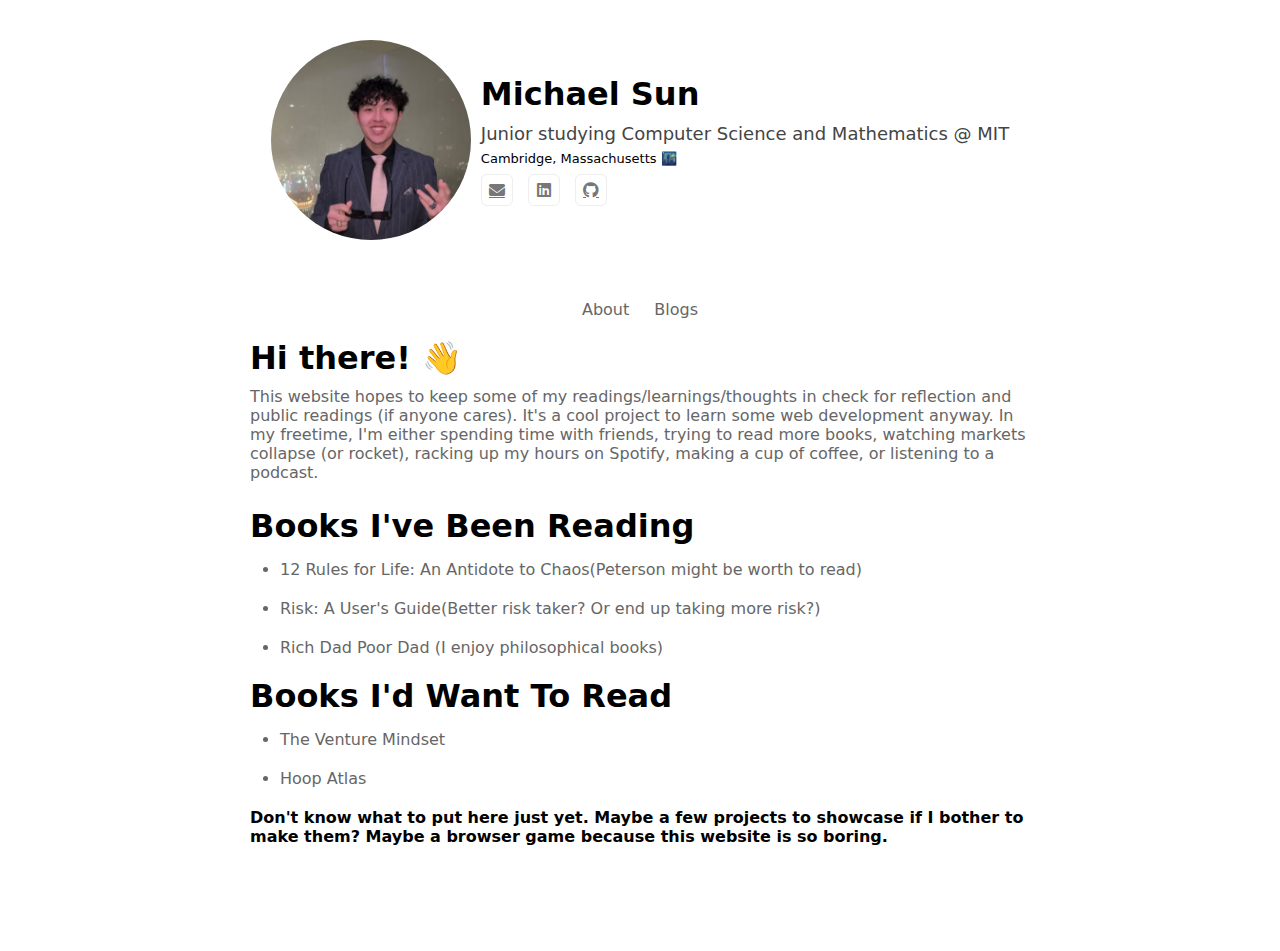
<file: index.html>
<!doctype html>
<html lang="en">
    <head>
        <meta charset="UTF-8" />
        <meta name="viewport" content="width=device-width, initial-scale=1.0" />
        <title>Document</title>
        <link rel="stylesheet" href="style.css" />
        <link
            rel="stylesheet"
            href="https://cdnjs.cloudflare.com/ajax/libs/font-awesome/6.5.2/css/all.min.css"
        />
    </head>
    <body>
        <section>
            <div class="containerhead">
                <div class="profile">
                    <img
                        src="src/pfp.jpeg"
                        alt="Profile Picture"
                        class="profile-img"
                    />
                    <div class="text">
                        <h1 id="main">Michael Sun</h1>
                        <h2 id="sub">
                            Junior studying Computer Science and Mathematics @
                            MIT
                        </h2>
                        <div class="header">
                            <p>Cambridge, Massachusetts 🌃</p>
                        </div>
                        <div class="socials">
                            <a
                                href="mailto:sun_m132@mit.edu"
                                class="social-media-block"
                            >
                                <i class="fa-solid fa-envelope"></i>
                            </a>

                            <a
                                href="https://www.linkedin.com/in/michael-sun-mit/"
                                class="social-media-block"
                            >
                                <i class="fa-brands fa-linkedin"></i>
                            </a>
                            <a
                                href="https://github.com/xmike-yyy"
                                class="social-media-block"
                            >
                                <i class="fa-brands fa-github"></i>
                            </a>
                        </div>
                    </div>
                </div>
            </div>
        </section>
        <main>
            <nav>
                <a onclick="showSection('about');">About</a>
                <a onclick="showSection('blog');">Blogs</a>
            </nav>
            <div class="content">
                <section id="blog" class="hidden">
                    <div class="blogcontainer">
                        <section id="one" class="active">
                            <div class="blogbox blog1">
                                <h1></h1>
                                <h2></h2>
                                <p></p>
                                <button
                                    class="active"
                                    onclick="specificBlog('one', 1, 'blog1')"
                                >
                                    Read More
                                </button>
                            </div>
                        </section>
                        <section id="two" class="active">
                            <div class="blogbox blog2">
                                <h1></h1>
                                <h2></h2>
                                <p></p>
                                <button
                                    class="active"
                                    onclick="specificBlog('two', 2, 'blog2')"
                                >
                                    Read More
                                </button>
                            </div>
                        </section>
                        <section id="three" class="active">
                            <div class="blogbox blog3">
                                <h1></h1>
                                <h2></h2>
                                <p></p>
                                <button
                                    class="active"
                                    onclick="specificBlog('three', 3, 'blog3')"
                                >
                                    Read More
                                </button>
                            </div>
                        </section>
                    </div>
                </section>

                <section id="about" class="hidden">
                    <div class="content">
                        <div class="blogcontainer">
                            <div class="blogbox">
                                <h1>Hi there! 👋</h1>
                                <h2>
                                    This website hopes to keep some of my
                                    readings/learnings/thoughts in check for
                                    reflection and public readings (if anyone
                                    cares). It's a cool project to learn some
                                    web development anyway. In my freetime, I'm
                                    either spending time with friends, trying to
                                    read more books, watching markets collapse
                                    (or rocket), racking up my hours on Spotify,
                                    making a cup of coffee, or listening to a
                                    podcast.
                                </h2>
                                <h1>Books I've Been Reading</h1>
                                <ul>
                                    <li>
                                        <a
                                            href="https://www.amazon.com/12-Rules-Life-Antidote-Chaos/dp/0345816021"
                                            >12 Rules for Life: An Antidote to
                                            Chaos(Peterson might be worth to
                                            read)</a
                                        >
                                    </li>
                                    <li>
                                        <a
                                            href="https://www.amazon.com/Risk-Users-Guide-Stanley-McChrystal/dp/0593192206"
                                            >Risk: A User's Guide(Better risk
                                            taker? Or end up taking more
                                            risk?)</a
                                        >
                                    </li>
                                    <li>
                                        <a
                                            href="https://www.amazon.com/Rich-Dad-Poor-Teach-Middle/dp/1612680194"
                                            >Rich Dad Poor Dad (I enjoy
                                            philosophical books)</a
                                        >
                                    </li>
                                </ul>
                                <h1>Books I'd Want To Read</h1>
                                <ul>
                                    <li>
                                        <a
                                            href="https://www.penguinrandomhouse.com/books/734114/the-venture-mindset-by-ilya-strebulaev-and-alex-dang/"
                                            >The Venture Mindset</a
                                        >
                                    </li>
                                    <li>
                                        <a
                                            href="https://www.amazon.com/dp/006332962X"
                                            >Hoop Atlas</a
                                        >
                                    </li>
                                </ul>
                                <h1 id="secondary">
                                    Don't know what to put here just yet. Maybe
                                    a few projects to showcase if I bother to
                                    make them? Maybe a browser game because this
                                    website is so boring.
                                </h1>
                            </div>
                        </div>
                    </div>
                </section>
            </div>
        </main>
        <script src="script.js"></script>
    </body>
</html>
</file>
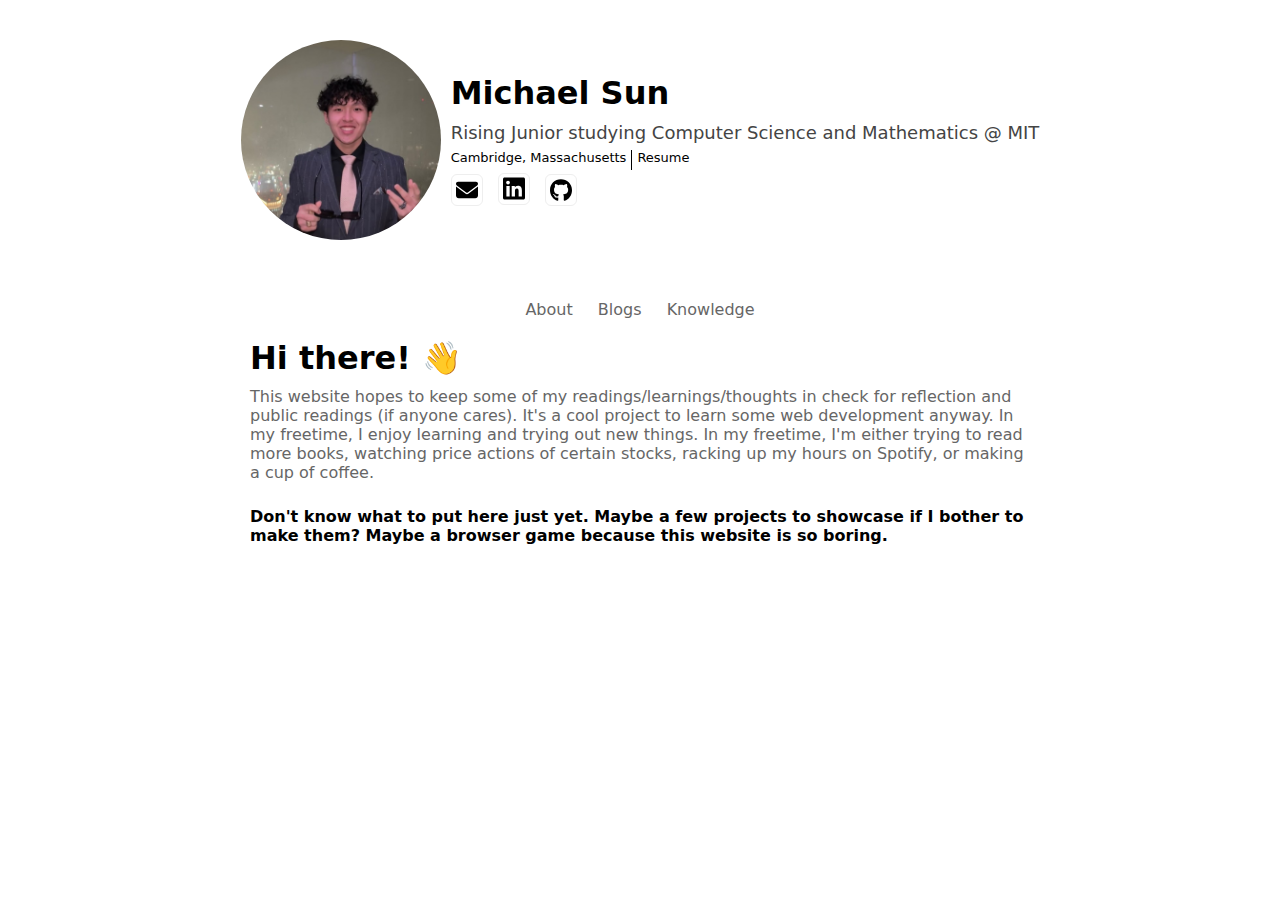
<file: main.html>
<!DOCTYPE html>
<html lang="en">
<head>
<meta charset="UTF-8">
<meta name="viewport" content="width=device-width, initial-scale=1.0">
<title>Document</title>
<link rel="stylesheet" href="style.css">
</head>
<body>
<section>
<div class="containerhead">
  <div class="profile">
    <img src="src/pfp.jpeg" alt="Profile Picture" class="profile-img">
    <div class="text">
      <h1 id = "main">Michael Sun</h1>
      <h2 id = "sub">Rising Junior studying Computer Science and Mathematics @ MIT</h2>
      <div class="header">
        <p>Cambridge, Massachusetts</p>
        <div class="divider"></div>
        <p>Resume</p>
      </div>
      <div class="socials">
        <a href="mailto:sun_m132@mit.edu" class="social-media-block">
          <svg xmlns="http://www.w3.org/2000/svg" viewBox="0 0 512 512"><!--!Font Awesome Free 6.5.2 by @fontawesome - https://fontawesome.com License - https://fontawesome.com/license/free Copyright 2024 Fonticons, Inc.--><path d="M48 64C21.5 64 0 85.5 0 112c0 15.1 7.1 29.3 19.2 38.4L236.8 313.6c11.4 8.5 27 8.5 38.4 0L492.8 150.4c12.1-9.1 19.2-23.3 19.2-38.4c0-26.5-21.5-48-48-48H48zM0 176V384c0 35.3 28.7 64 64 64H448c35.3 0 64-28.7 64-64V176L294.4 339.2c-22.8 17.1-54 17.1-76.8 0L0 176z"/></svg>
      </a>
      
        <a href="https://www.linkedin.com/in/michael-sun-mit/" class="social-media-block">
            <svg xmlns="http://www.w3.org/2000/svg" viewBox="0 0 448 512"><!--!Font Awesome Free 6.5.2 by @fontawesome - https://fontawesome.com License - https://fontawesome.com/license/free Copyright 2024 Fonticons, Inc.--><path d="M416 32H31.9C14.3 32 0 46.5 0 64.3v383.4C0 465.5 14.3 480 31.9 480H416c17.6 0 32-14.5 32-32.3V64.3c0-17.8-14.4-32.3-32-32.3zM135.4 416H69V202.2h66.5V416zm-33.2-243c-21.3 0-38.5-17.3-38.5-38.5S80.9 96 102.2 96c21.2 0 38.5 17.3 38.5 38.5 0 21.3-17.2 38.5-38.5 38.5zm282.1 243h-66.4V312c0-24.8-.5-56.7-34.5-56.7-34.6 0-39.9 27-39.9 54.9V416h-66.4V202.2h63.7v29.2h.9c8.9-16.8 30.6-34.5 62.9-34.5 67.2 0 79.7 44.3 79.7 101.9V416z"/></svg>
        </a>
        <a href="https://github.com/xmike-yyy" class="social-media-block">
            <svg xmlns="http://www.w3.org/2000/svg" viewBox="0 0 496 512"><!--!Font Awesome Free 6.5.2 by @fontawesome - https://fontawesome.com License - https://fontawesome.com/license/free Copyright 2024 Fonticons, Inc.--><path d="M165.9 397.4c0 2-2.3 3.6-5.2 3.6-3.3 .3-5.6-1.3-5.6-3.6 0-2 2.3-3.6 5.2-3.6 3-.3 5.6 1.3 5.6 3.6zm-31.1-4.5c-.7 2 1.3 4.3 4.3 4.9 2.6 1 5.6 0 6.2-2s-1.3-4.3-4.3-5.2c-2.6-.7-5.5 .3-6.2 2.3zm44.2-1.7c-2.9 .7-4.9 2.6-4.6 4.9 .3 2 2.9 3.3 5.9 2.6 2.9-.7 4.9-2.6 4.6-4.6-.3-1.9-3-3.2-5.9-2.9zM244.8 8C106.1 8 0 113.3 0 252c0 110.9 69.8 205.8 169.5 239.2 12.8 2.3 17.3-5.6 17.3-12.1 0-6.2-.3-40.4-.3-61.4 0 0-70 15-84.7-29.8 0 0-11.4-29.1-27.8-36.6 0 0-22.9-15.7 1.6-15.4 0 0 24.9 2 38.6 25.8 21.9 38.6 58.6 27.5 72.9 20.9 2.3-16 8.8-27.1 16-33.7-55.9-6.2-112.3-14.3-112.3-110.5 0-27.5 7.6-41.3 23.6-58.9-2.6-6.5-11.1-33.3 2.6-67.9 20.9-6.5 69 27 69 27 20-5.6 41.5-8.5 62.8-8.5s42.8 2.9 62.8 8.5c0 0 48.1-33.6 69-27 13.7 34.7 5.2 61.4 2.6 67.9 16 17.7 25.8 31.5 25.8 58.9 0 96.5-58.9 104.2-114.8 110.5 9.2 7.9 17 22.9 17 46.4 0 33.7-.3 75.4-.3 83.6 0 6.5 4.6 14.4 17.3 12.1C428.2 457.8 496 362.9 496 252 496 113.3 383.5 8 244.8 8zM97.2 352.9c-1.3 1-1 3.3 .7 5.2 1.6 1.6 3.9 2.3 5.2 1 1.3-1 1-3.3-.7-5.2-1.6-1.6-3.9-2.3-5.2-1zm-10.8-8.1c-.7 1.3 .3 2.9 2.3 3.9 1.6 1 3.6 .7 4.3-.7 .7-1.3-.3-2.9-2.3-3.9-2-.6-3.6-.3-4.3 .7zm32.4 35.6c-1.6 1.3-1 4.3 1.3 6.2 2.3 2.3 5.2 2.6 6.5 1 1.3-1.3 .7-4.3-1.3-6.2-2.2-2.3-5.2-2.6-6.5-1zm-11.4-14.7c-1.6 1-1.6 3.6 0 5.9 1.6 2.3 4.3 3.3 5.6 2.3 1.6-1.3 1.6-3.9 0-6.2-1.4-2.3-4-3.3-5.6-2z"/></svg>
        </a>
      </div>
    </div>
  </div>
</div>
</section>
<main>
  <nav>
    <a onclick="showSection('about');">About</a>
    <a onclick="showSection('blog');">Blogs</a>
    <a href = "/knowledgebase" onclick="showSection('knowledgebase');">Knowledge</a>
  </nav>
  <div class="content">
    <section id = "blog" class = "hidden">
      <div class="blogcontainer">
        <div class="blogbox blog1">
          <h1></h1>
          <h2></h2>
          <p></p>
        </div>
        
        <div class="blogbox blog2">
          <h1></h1>
          <h2></h2>
          <p></p>
        </div>
        
        <div class="blogbox blog3">
          <h1></h1>
          <h2></h2>
          <p></p>
        </div>
      </div>
    </section>
    <section id = "knowledgebase"  class = "hidden"></section>
    <section id = "about"  class = "hidden">
    <div class="content">
      <div class="blogcontainer">
        <div class="blogcontainer">
          <div class="blogbox">
            <h1>Hi there! 👋</h1>
            <h2>This website hopes to keep some of my readings/learnings/thoughts in check for reflection and public readings (if anyone cares). It's a cool project to learn some web development anyway. In my freetime, I enjoy learning and trying out new things. In my freetime, I'm either trying to read more books, watching price actions of certain stocks, racking up my hours on Spotify, or making a cup of coffee.</h2>
            <h1 id = "secondary">Don't know what to put here just yet. Maybe a few projects to showcase if I bother to make them? Maybe a browser game because this website is so boring.</h1>
          </div>
        </div>
      </div>
    </div>
      
    </section>
  </div>
</main>
<script src="script.js"></script>
</body>
</html>
</file>
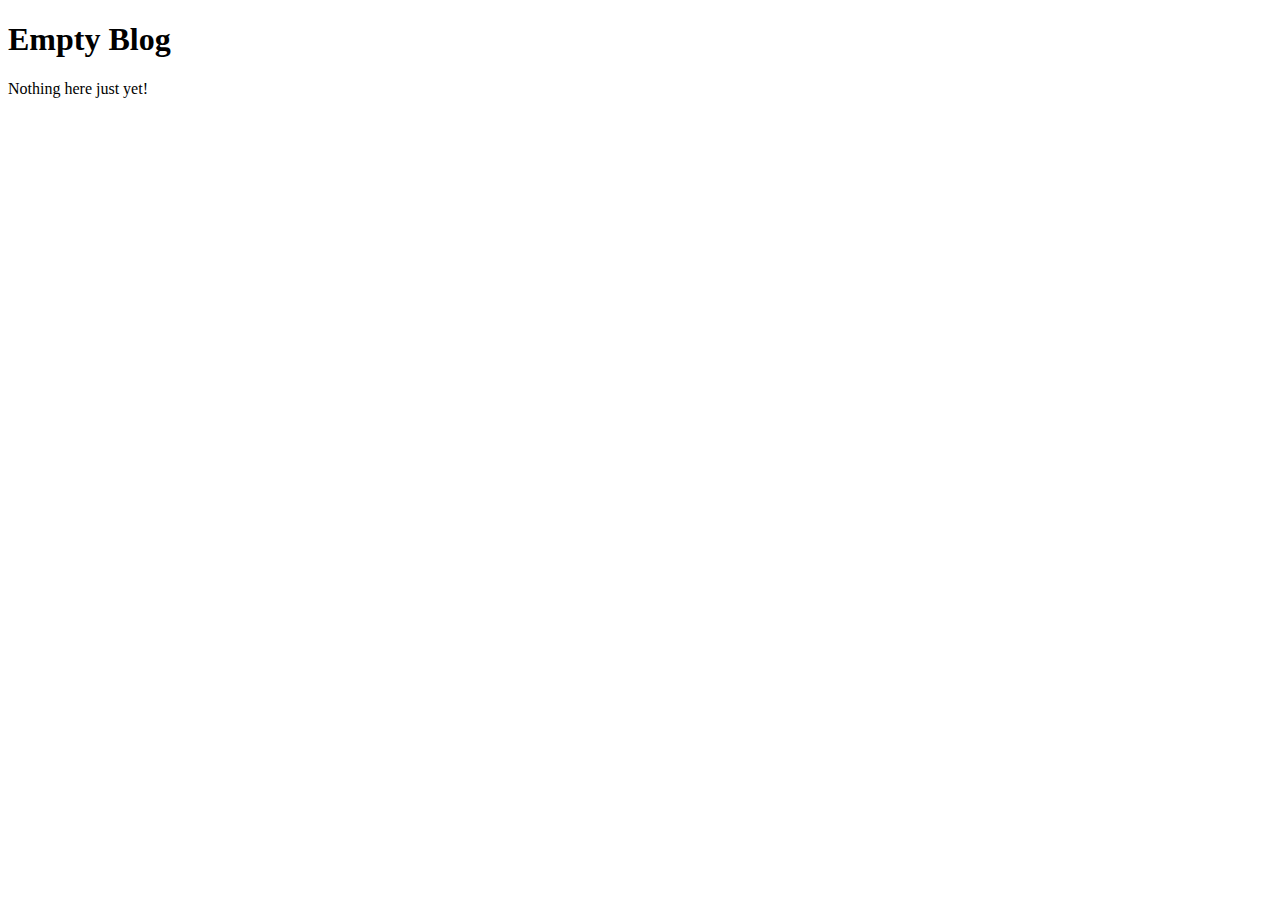
<file: blogs/blog1.html>
<!doctype html>
<html lang="en">
    <head>
        <meta charset="UTF-8" />
        <meta name="viewport" content="width=device-width, initial-scale=1.0" />
        <title></title>
    </head>
    <body>
        <h1>Empty Blog</h1>
        <h2></h2>
        <p>Nothing here just yet!</p>
    </body>
</html>
</file>
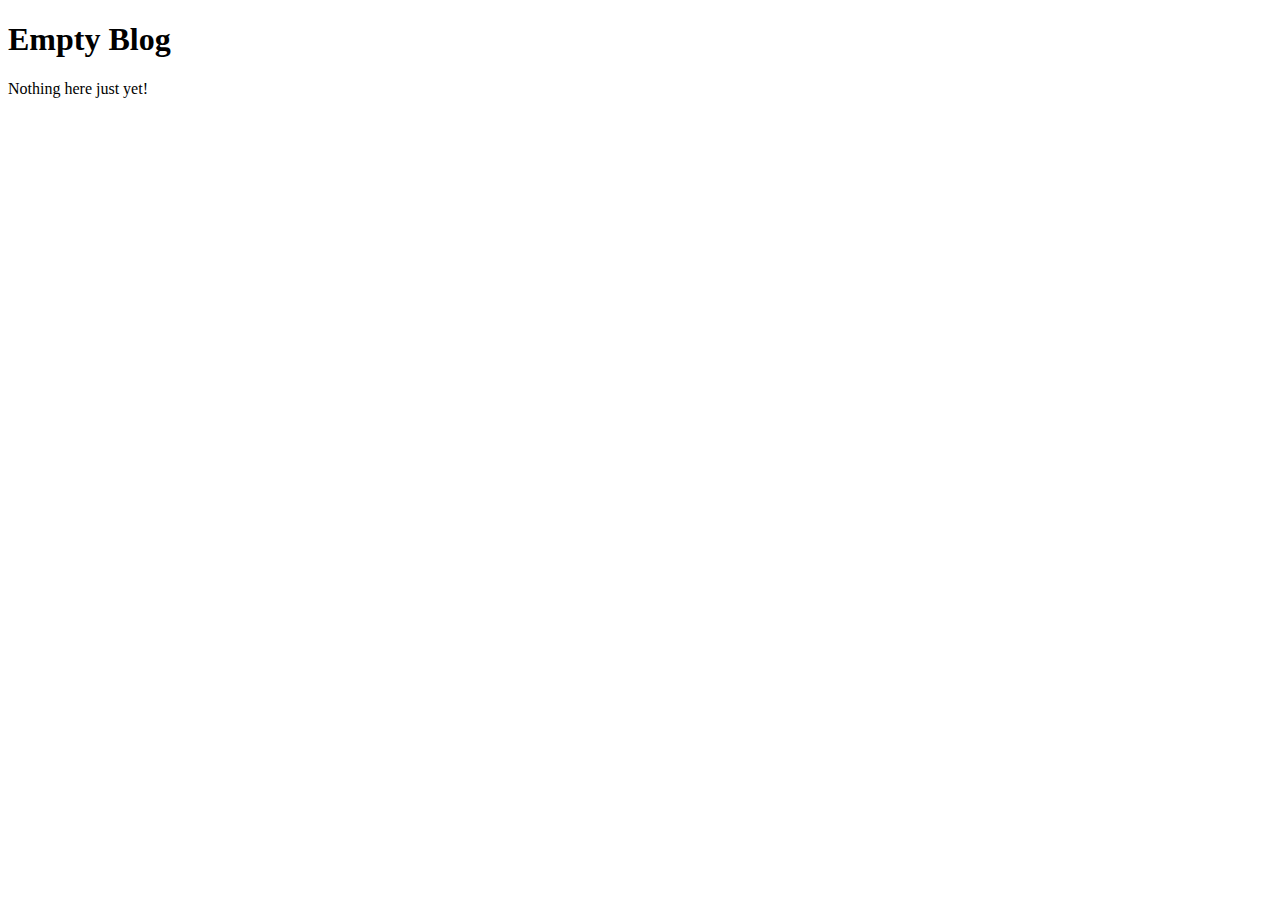
<file: blogs/blog2.html>
<!DOCTYPE html>
<html lang="en">
<head>
<meta charset="UTF-8">
<meta name="viewport" content="width=device-width, initial-scale=1.0">
<title></title>
</head>
<body>

<h1>Empty Blog</h1>
<h2></h2>
<p>Nothing here just yet!</p>

</body>
</html>
</file>
<file: style.css>
* {
  font-family: system-ui,-apple-system,BlinkMacSystemFont,Segoe UI,Roboto,Oxygen,Ubuntu,Cantarell,Open Sans,Helvetica Neue,sans-serif;
  margin: 0;
  padding: 0;
  box-sizing: border-box;
}

#main{
  font-size: xx-large;
  margin-bottom: 10px;
}

#sub {
  color: #444;
  font-weight: 500;
  font-size: large;
  margin-bottom: 5px;
  unicode-bidi: isolate;
}

#secondary{
  font-size: medium;
}
.containerhead {
  display: flex;
  justify-content: center;
  align-items: center;
  flex-direction: column;
  text-align: left;
  padding: 10px;
  height: 300px;
}

.profile {
  display: flex;
  align-items: center;
  margin-bottom: 10px;
}

.profile-img {
  aspect-ratio: 1 / 1;
  object-fit: cover;
  width: 200px;
  border-radius: 50%;
  overflow: hidden; 
  object-fit: cover;
  margin-right: 10px;
  margin-bottom: 10px;
}

.text {
  display: flex;
  flex-direction: column;
  margin-bottom: 10px;
}

.header {
  display: flex;
  justify-content: flex-start;
  align-items: center;
}

.header p {
  margin: 0;
  text-align: center;
  font-size: 13px;
  margin-bottom: 5px;
  line-height: 20px;
}

.divider {
  width: 1px;
  height: 20px;
  margin-left: 5px;
  margin-right: 5px;
  background-color: black;
  margin-bottom: 10px;
  overflow: hidden;
  margin: 0 5px;
}

.social-media-block {
    color: #777;
    display: inline-flex;
    align-items: center;
    justify-content: center;
    border: 1px solid #eee;
    padding: 4px;
    height: 32px;
    width: 32px;
    border-radius: 6px;
    transition: all .3s ease;
    margin-right:10px;
  }
.content{
  display: flex;
  flex-direction: column;
  align-items: center;
  justify-content: center;
  width: 800px;
  margin:auto;
  position: relative;
  margin-bottom: 50px;
}
nav{
  text-align: center;
  width: 100%;
  margin-bottom: 10px;
}
nav a{
  flex-direction: column;
  align-content:center;
  color: #666;
  cursor: pointer;
  padding: 10px;
  text-decoration: none;
}
nav a:hover{
  color: rgb(40, 140, 211);
}
.blogcontainer button{
  background: none;
  border: none;
}
button.active{
  background: none;
  border: none;
  text-align: left;
  padding: 5px 10px 5px 10px;

}
.blogcontainer button:hover{
  color: rgb(40, 140, 211);
  cursor: pointer;
}
.blogcontainer {
  display: flex;
  flex-direction: column;
  height: 100%;
  width: 100%;
  position: relative;
  justify-content: center;
}

.blogbox {
  display: flex;
  align-items: flex-start;
  justify-content: flex-start;
  min-height: 300px;
  width: 100%; 
  flex: 1;
  flex-direction: column;
}
.blogbox h1, .blogbox h2 {
  width: 100%;
  box-sizing: border-box;
  padding: 5px 10px 5px 10px;
}

.blogbox h1 {
  margin-top: 5px;
}

.blogbox h2 {
  margin-top: 0;
  margin-bottom: 10px;
  font-size: 1em;
}
.blogbox p {
  font-size: 14px;
  width: 100%;
  box-sizing: border-box;
  padding: 5px 0px 5px 0px;
}
.hidden{
  display: none;
}
.active{
  display: block;
  width:100%;
}
.content .blogbox h2{
  margin-top: 0;
  margin-bottom: 10px;
  font-size: 1em;
  color:#666;
  font-weight:normal;
}
li{
  margin-left:40px;
  padding:  10px 0px 10px 0px;
}
ul{
  font-size: 1em;
  color:#666;
}
ul li a {
  text-decoration: none;
  color: inherit;
  background-color: inherit;
}

@media (max-width: 800px) {
  .profile {
    flex-direction: column;
    align-items: center;
  }

  .profile-img {
    margin-right: 10px;
    margin-bottom: 10px;
  }

  .text {
    align-items: center;
    text-align: center;
  }

  .header {
    flex-direction: column;
    align-items: center;
  }

  .header p {
    padding: 5px 0;
  }
  nav {
    display: flex;
    flex-direction: column;
    align-items: center;
  }

  nav a {
    padding: 10px;
    text-align: center;
    width: 100%;
  }
  .containerhead {
    height: auto;
  }
  .content {
    width: 100%;
    padding: 10px;
    border: none;
}

.blogcontainer {
    width: 100%;
    padding: 0;
}

.blogbox {
    min-height: auto;
    margin-bottom: 10px; 
    padding: 10px;
}

.blogbox h1 {
    font-size: 1.2em;
}

.blogbox h2 {
    font-size: 1em;
}

.blogbox p {
    font-size: 14px;
}

}
</file>
